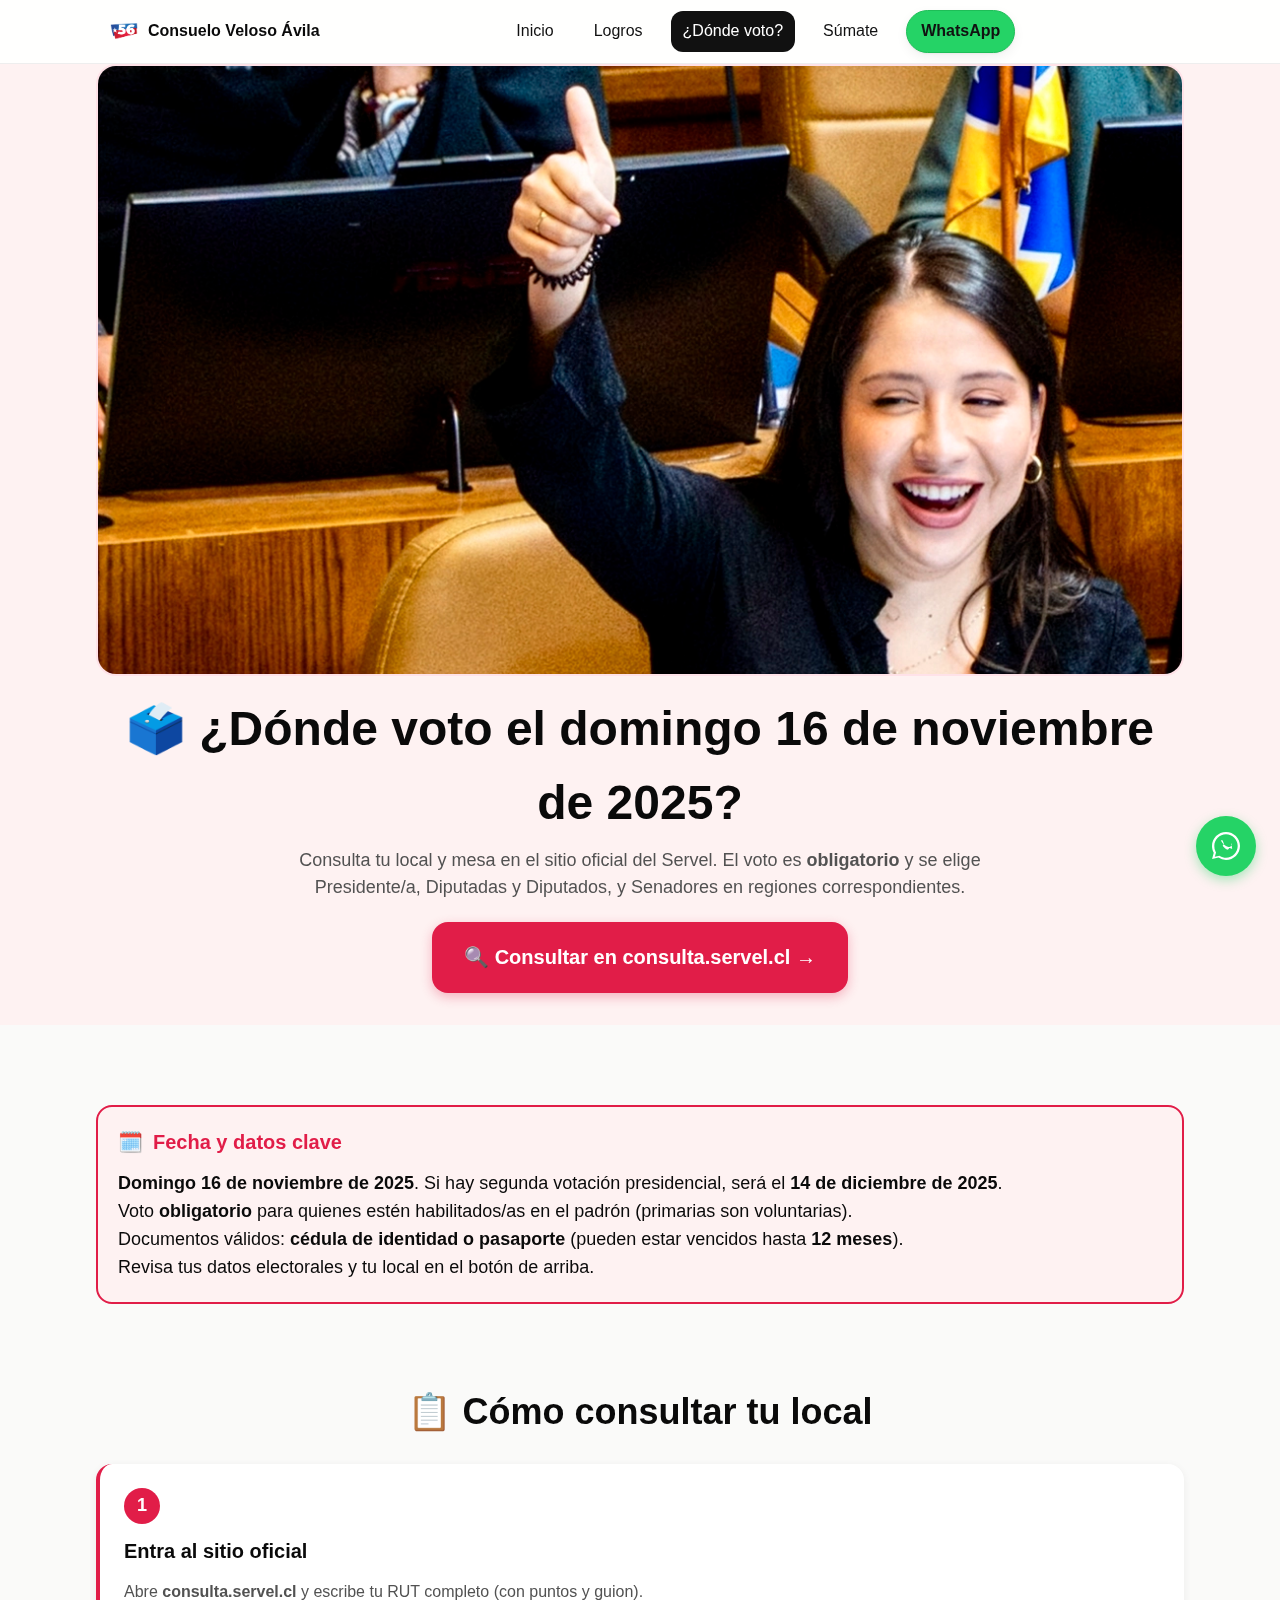
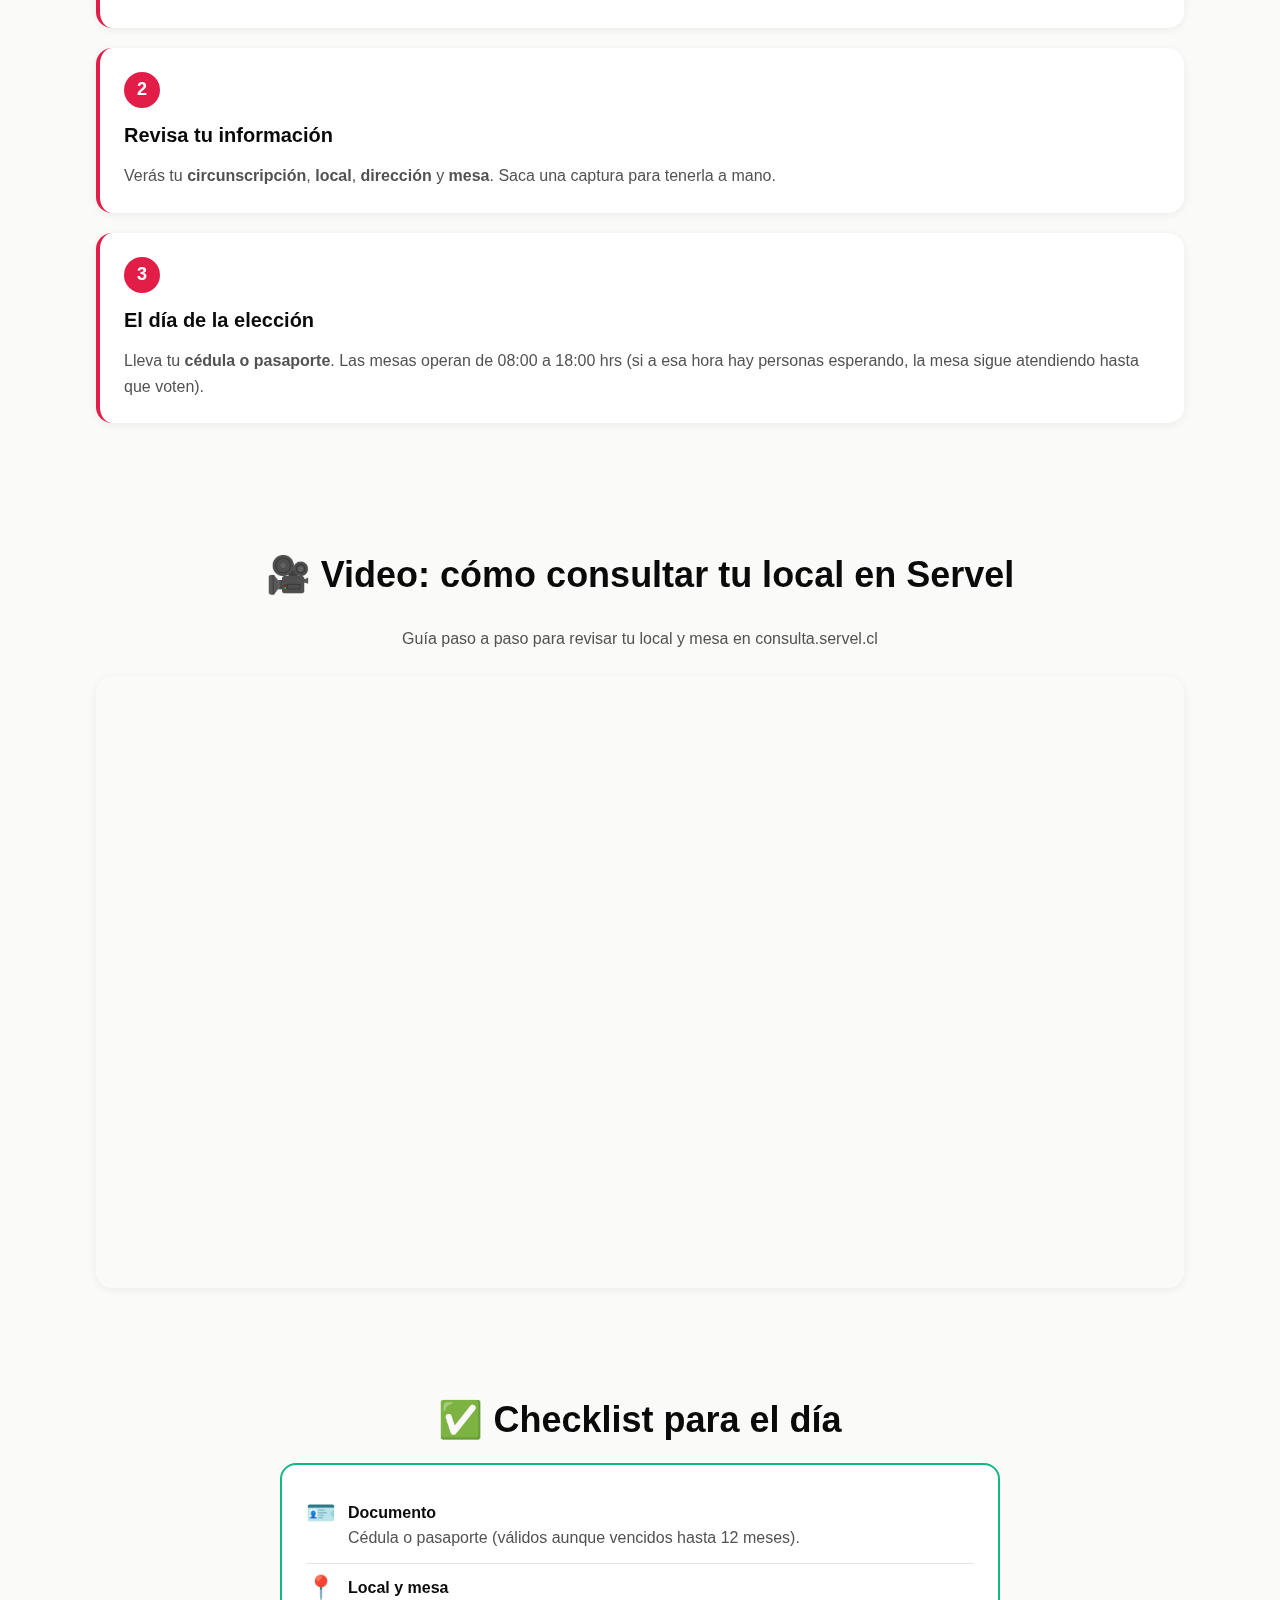
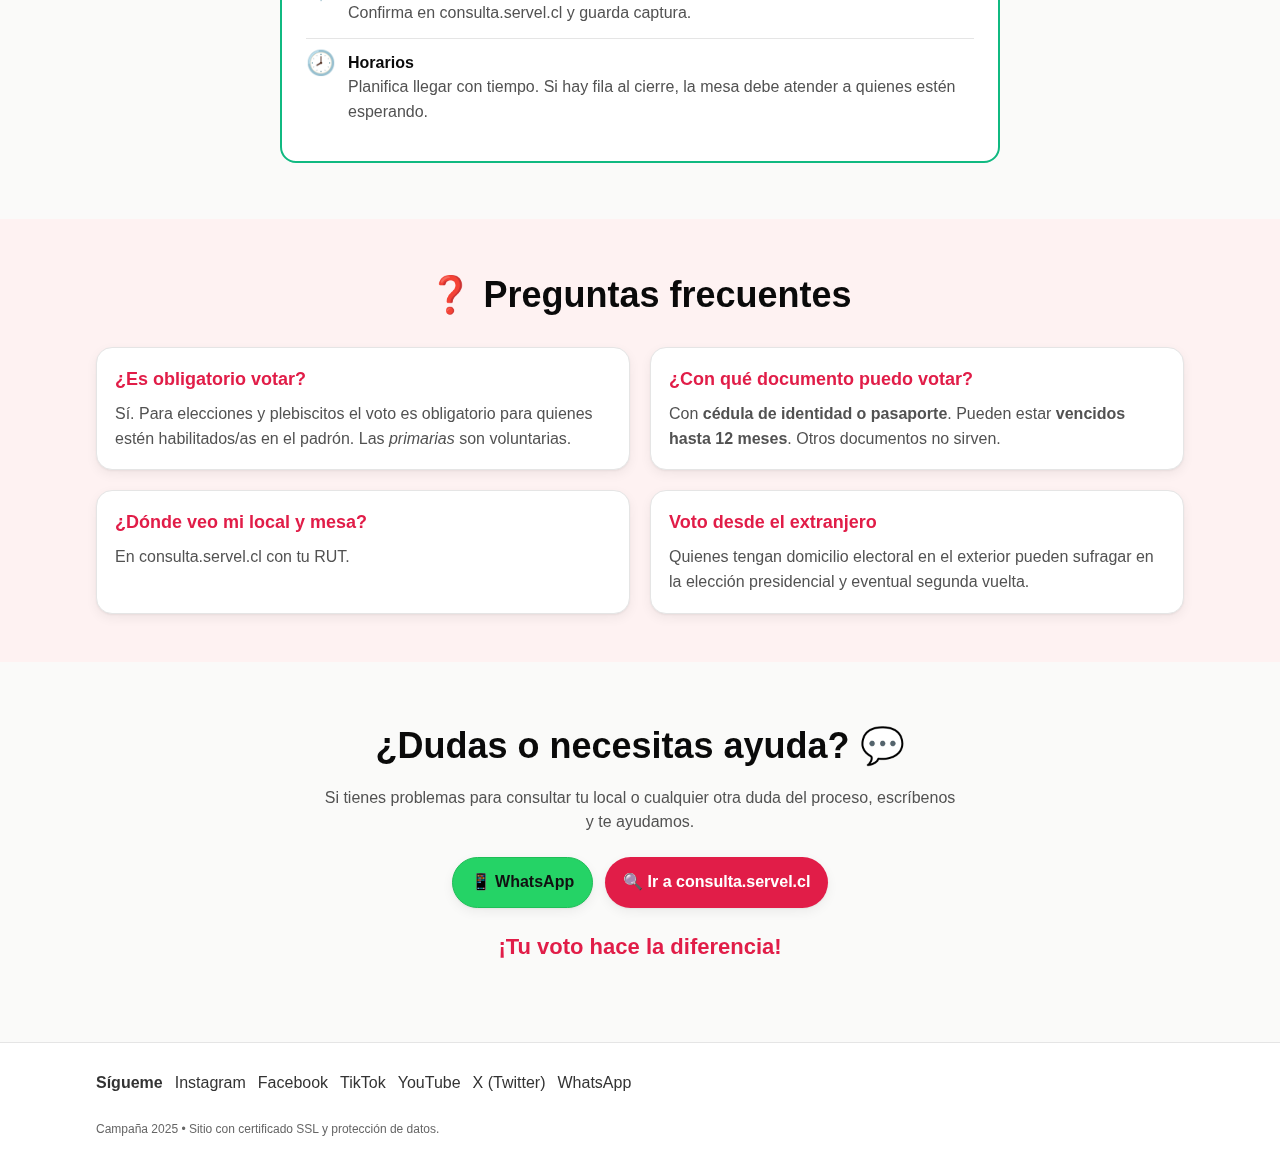
<file: donde-voto.html>
<!doctype html>
<html lang="es">
<head>
  <!-- Google tag (gtag.js) -->
  <script async src="https://www.googletagmanager.com/gtag/js?id=G-42YTPKHN4N"></script>
  <script>
    window.dataLayer = window.dataLayer || [];
    function gtag(){dataLayer.push(arguments);}
    gtag('js', new Date());
    gtag('config', 'G-42YTPKHN4N');
  </script>

  <!-- Meta Pixel -->
  <script>
  !function(f,b,e,v,n,t,s)
  {if(f.fbq)return;n=f.fbq=function(){n.callMethod?
  n.callMethod.apply(n,arguments):n.queue.push(arguments)};
  if(!f._fbq)f._fbq=n;n.push=n;n.loaded=!0;n.version='2.0';
  n.queue=[];t=b.createElement(e);t.async=!0;
  t.src=v;s=b.getElementsByTagName(e)[0];
  s.parentNode.insertBefore(t,s)}(window, document,'script',
  'https://connect.facebook.net/en_US/fbevents.js');
  fbq('init', '1327183675569062');
  fbq('track', 'PageView');
  </script>
  <noscript><img height="1" width="1" style="display:none"
       src="https://www.facebook.com/tr?id=1327183675569062&ev=PageView&noscript=1"/></noscript>

  <meta charset="utf-8">
  <meta name="viewport" content="width=device-width,initial-scale=1">
  <title>¿Dónde voto? Revisa tu local de votación — Consuelo Veloso</title>
  <meta name="description" content="Consulta tu local y mesa en el Servel para las Elecciones Presidenciales y Parlamentarias del 16 de noviembre de 2025. Guía, documentos válidos y preguntas frecuentes.">
  <link rel="canonical" href="https://veloso56.cl/donde-voto.html">
  <link rel="icon" href="logo-56.png">
  <link rel="stylesheet" href="styles.css">
  <link rel="preconnect" href="https://www.youtube-nocookie.com">
  <link rel="preconnect" href="https://i.ytimg.com">

  <style>
    .hero-donde{background:#fef2f2;padding:0 0 32px}
    .hero-img{
      display:block;
      width:100%;
      max-width:1100px;
      /* 👇 fuerza formato horizontal tipo banner */
      aspect-ratio:16/9;
      height:auto;            /* el alto lo calculará por el aspect-ratio */
      object-fit:cover;       /* recorta sobrante si la foto es vertical */
      object-position:center; /* ajusta el encuadre; prueba "50% 35%" si quieres más arriba */
      border-radius:20px;
      border:2px solid #ffe2e8;
      margin:0 auto;
    }
    .paso{background:#fff;padding:24px;border-radius:16px;border-left:4px solid #e11d48;margin-bottom:20px;box-shadow:0 2px 8px rgba(0,0,0,.06)}
    .paso-numero{display:inline-flex;align-items:center;justify-content:center;width:36px;height:36px;background:#e11d48;color:#fff;border-radius:50%;font-weight:800;font-size:18px;margin-bottom:12px}
    .paso h3{margin:0 0 12px;font-size:20px;color:#0a0a0a}
    .paso p{margin:0;color:#525252;line-height:1.6}
    .importante{background:#fef2f2;border:2px solid #e11d48;padding:20px;border-radius:16px;margin:24px 0}
    .importante-title{display:flex;align-items:center;gap:10px;font-size:20px;font-weight:800;color:#e11d48;margin-bottom:12px}
    .btn-grande{display:inline-flex;align-items:center;justify-content:center;gap:8px;background:#e11d48;color:#fff;padding:20px 32px;border-radius:16px;font-size:20px;font-weight:800;text-decoration:none;box-shadow:0 4px 12px rgba(225,29,72,.3);transition:all .2s}
    .btn-grande:hover{transform:translateY(-2px);box-shadow:0 6px 20px rgba(225,29,72,.4)}
    .checklist{background:#fff;padding:24px;border-radius:16px;border:2px solid #10b981}
    .checklist-item{display:flex;align-items:flex-start;gap:12px;padding:12px 0;border-bottom:1px solid #e5e5e5}
    .checklist-item:last-child{border-bottom:none}
    .checklist-icon{font-size:24px;line-height:1;flex-shrink:0}
    .video-embed{
    position:relative;
    padding-bottom:56.25%; /* 16:9 */
    height:0;
    overflow:hidden;
    border-radius:16px;
    box-shadow:0 2px 8px rgba(0,0,0,.06);
  }
  .video-embed iframe{
    position:absolute;
    top:0;left:0;width:100%;height:100%;border:0;
  }
  </style>
</head>
<body>

<header class="header">
  <div class="container header-inner">
    <div class="brand">
      <img src="logo-56.png" alt="+56" class="brand-logo">
      <span class="brand-name">Consuelo Veloso Ávila</span>
    </div>
    <nav id="site-nav" class="nav" aria-hidden="true">
      <a href="index.html#inicio">Inicio</a>
      <a href="logros.html">Logros</a>
      <a href="donde-voto.html" class="active" aria-current="page">¿Dónde voto?</a>
      <a href="index.html#sumate">Súmate</a>
      <a class="btn whatsapp" href="https://chat.whatsapp.com/LDShAeDdPcbHXeD8Y8cQFF" target="_blank" rel="noopener noreferrer">WhatsApp</a>
    </nav>


    <button class="menu btn ghost" aria-label="Abrir menú">Menú</button>
  </div>
</header>

<main>
  <!-- Hero con foto -->
<section class="section hero-donde">
  <div class="container" style="text-align:center">
    <img
      class="hero-img"
      src="votocongreso-1100.webp"
      srcset="
        votocongreso-480.webp 480w,
        votocongreso-768.webp 768w,
        votocongreso-1100.webp 1100w,
        votocongreso-2200.webp 2200w"
      sizes="(max-width:640px) 95vw, (max-width:1024px) 92vw, 1100px"
      alt="Consuelo Veloso promoviendo la participación en las elecciones"
      width="1100" height="619"
      loading="eager" decoding="async" fetchpriority="high">
    <h1 class="h2" style="font-size:clamp(28px,4vw,48px);margin:16px 0 6px">
      🗳️ ¿Dónde voto el domingo 16 de noviembre de 2025?
    </h1>
    <p style="font-size:18px;color:#525252;max-width:760px;margin:0 auto 20px">
      Consulta tu local y mesa en el sitio oficial del Servel. El voto es <strong>obligatorio</strong> y se elige Presidente/a, Diputadas y Diputados, y Senadores en regiones correspondientes.
    </p>
    <a href="https://consulta.servel.cl/" target="_blank" rel="noopener noreferrer" class="btn-grande">
      🔍 Consultar en consulta.servel.cl →
    </a>
  </div>
</section>

  <!-- Importante -->
  <section class="section">
    <div class="container">
      <div class="importante">
        <div class="importante-title"><span>🗓️</span><span>Fecha y datos clave</span></div>
        <p style="margin:0;font-size:18px;color:#0a0a0a">
          <strong>Domingo 16 de noviembre de 2025</strong>. Si hay segunda votación presidencial, será el <strong>14 de diciembre de 2025</strong>.<br>
          Voto <strong>obligatorio</strong> para quienes estén habilitados/as en el padrón (primarias son voluntarias).<br>
          Documentos válidos: <strong>cédula de identidad o pasaporte</strong> (pueden estar vencidos hasta <strong>12 meses</strong>).<br>
          Revisa tus datos electorales y tu local en el botón de arriba.
        </p>
      </div>
    </div>
  </section>

  <!-- Pasos -->
  <section class="section" style="padding-top:0">
    <div class="container">
      <h2 class="h2" style="margin-bottom:24px;text-align:center">📋 Cómo consultar tu local</h2>

      <div class="paso">
        <div class="paso-numero">1</div>
        <h3>Entra al sitio oficial</h3>
        <p>Abre <strong>consulta.servel.cl</strong> y escribe tu RUT completo (con puntos y guion).</p>
      </div>

      <div class="paso">
        <div class="paso-numero">2</div>
        <h3>Revisa tu información</h3>
        <p>Verás tu <strong>circunscripción</strong>, <strong>local</strong>, <strong>dirección</strong> y <strong>mesa</strong>. Saca una captura para tenerla a mano.</p>
      </div>

      <div class="paso">
        <div class="paso-numero">3</div>
        <h3>El día de la elección</h3>
        <p>Lleva tu <strong>cédula o pasaporte</strong>. Las mesas operan de 08:00 a 18:00 hrs (si a esa hora hay personas esperando, la mesa sigue atendiendo hasta que voten).</p>
      </div>
    </div>
  </section>

   <!-- Video tutorial -->
<section class="section" style="background:#fafaf9;padding:48px 0">
  <div class="container">
    <h2 class="h2" style="margin-bottom:24px;text-align:center">
      🎥 Video: cómo consultar tu local en Servel
    </h2>
    <p class="muted" style="text-align:center;margin-bottom:24px">
      Guía paso a paso para revisar tu local y mesa en consulta.servel.cl
    </p>

    <div class="video-embed">
      <iframe
        src="https://www.youtube-nocookie.com/embed/5p_sVUo9q8I?rel=0&modestbranding=1"
        title="Cómo consultar tu local de votación en el Servel"
        loading="lazy"
        referrerpolicy="strict-origin-when-cross-origin"
        allow="accelerometer; autoplay; clipboard-write; encrypted-media; gyroscope; picture-in-picture; web-share"
        allowfullscreen>
      </iframe>
    </div>
  </div>
</section>

  
  <!-- Checklist -->
  <section class="section">
    <div class="container">
      <h2 class="h2" style="margin-bottom:16px;text-align:center">✅ Checklist para el día</h2>
      <div class="checklist" style="max-width:720px;margin:0 auto">
        <div class="checklist-item">
          <div class="checklist-icon">🪪</div>
          <div><strong>Documento</strong><br><span class="muted">Cédula o pasaporte (válidos aunque vencidos hasta 12 meses).</span></div>
        </div>
        <div class="checklist-item">
          <div class="checklist-icon">📍</div>
          <div><strong>Local y mesa</strong><br><span class="muted">Confirma en consulta.servel.cl y guarda captura.</span></div>
        </div>
        <div class="checklist-item">
          <div class="checklist-icon">🕗</div>
          <div><strong>Horarios</strong><br><span class="muted">Planifica llegar con tiempo. Si hay fila al cierre, la mesa debe atender a quienes estén esperando.</span></div>
        </div>
      </div>
    </div>
  </section>

  <!-- Preguntas frecuentes -->
  <section class="section" style="background:#fef2f2;padding:48px 0">
    <div class="container">
      <h2 class="h2" style="margin-bottom:24px;text-align:center">❓ Preguntas frecuentes</h2>

      <div class="grid grid-2" style="gap:20px">
        <div class="card">
          <h3 style="margin:0 0 8px;font-size:18px;color:#e11d48">¿Es obligatorio votar?</h3>
          <p class="muted" style="margin:0">Sí. Para elecciones y plebiscitos el voto es obligatorio para quienes estén habilitados/as en el padrón. Las <em>primarias</em> son voluntarias.</p>
        </div>

        <div class="card">
          <h3 style="margin:0 0 8px;font-size:18px;color:#e11d48">¿Con qué documento puedo votar?</h3>
          <p class="muted" style="margin:0">Con <strong>cédula de identidad o pasaporte</strong>. Pueden estar <strong>vencidos hasta 12 meses</strong>. Otros documentos no sirven.</p>
        </div>

        <div class="card">
          <h3 style="margin:0 0 8px;font-size:18px;color:#e11d48">¿Dónde veo mi local y mesa?</h3>
          <p class="muted" style="margin:0">En <a href="https://consulta.servel.cl/" target="_blank" rel="noopener">consulta.servel.cl</a> con tu RUT.</p>
        </div>

        <div class="card">
          <h3 style="margin:0 0 8px;font-size:18px;color:#e11d48">Voto desde el extranjero</h3>
          <p class="muted" style="margin:0">Quienes tengan domicilio electoral en el exterior pueden sufragar en la elección presidencial y eventual segunda vuelta.</p>
        </div>
      </div>
    </div>
  </section>

  <!-- CTA Final -->
  <section class="section">
    <div class="container" style="text-align:center">
      <h2 class="h2" style="margin-bottom:12px">¿Dudas o necesitas ayuda? 💬</h2>
      <p class="muted" style="max-width:640px;margin:0 auto 22px">
        Si tienes problemas para consultar tu local o cualquier otra duda del proceso, escríbenos y te ayudamos.
      </p>
      <div style="display:flex;gap:12px;justify-content:center;flex-wrap:wrap">
        <a class="btn whatsapp" href="https://chat.whatsapp.com/LDShAeDdPcbHXeD8Y8cQFF" target="_blank" rel="noreferrer">📱 WhatsApp</a>
        <a class="btn primary" href="https://consulta.servel.cl/" target="_blank" rel="noopener">🔍 Ir a consulta.servel.cl</a>
      </div>
      <p style="margin-top:22px;font-size:22px;font-weight:800;color:#e11d48">¡Tu voto hace la diferencia!</p>
    </div>
  </section>
</main>

<footer class="footer" role="contentinfo">
  <div class="container" style="display:grid;gap:16px">
    <div style="display:flex;flex-wrap:wrap;gap:12px;align-items:center">
      <strong>Sígueme</strong>
      <a href="https://www.instagram.com/consuelovelosodiputada/" target="_blank" rel="noreferrer">Instagram</a>
      <a href="https://web.facebook.com/ConsueloVelosoAvila" target="_blank" rel="noreferrer">Facebook</a>
      <a href="https://www.tiktok.com/@consuelovelosoavila" target="_blank" rel="noreferrer">TikTok</a>
      <a href="https://www.youtube.com/@diputadaconsueloveloso" target="_blank" rel="noreferrer">YouTube</a>
      <a href="https://x.com/velosodiputada" target="_blank" rel="noreferrer">X (Twitter)</a>
      <a href="https://chat.whatsapp.com/LDShAeDdPcbHXeD8Y8cQFF" target="_blank" rel="noreferrer">WhatsApp</a>
    </div>
    <div class="legal">Campaña 2025 • Sitio con certificado SSL y protección de datos.</div>
  </div>
</footer>

<script src="script.js"></script>

  <!-- Botón flotante WhatsApp -->
<a
  href="https://wa.me/56943524407?text=%C2%A1Hola%21%20Quiero%20ayudar%20en%20la%20campa%C3%B1a%20de%20Consuelo%20Veloso%20a%20la%20reelecci%C3%B3n%20%C2%BFC%C3%B3mo%20lo%20puedo%20hacer%3F%20%F0%9F%A4%97%0A%0A%23Voto56%20%F0%9F%92%99%E2%9D%A4%EF%B8%8F"
  class="whatsapp-float"
  target="_blank"
  rel="noopener noreferrer"
  aria-label="Contactar por WhatsApp">
  <svg width="28" height="28" viewBox="0 0 32 32" fill="white" aria-hidden="true">
    <path d="M16 0C7.164 0 0 7.164 0 16c0 2.828.736 5.484 2.012 7.78L.096 30.908l7.32-1.908A15.923 15.923 0 0016 32c8.836 0 16-7.164 16-16S24.836 0 16 0zm0 29.36c-2.544 0-4.98-.708-7.056-2.004l-.504-.3-5.232 1.368 1.4-5.088-.332-.528A13.3 13.3 0 012.64 16C2.64 8.612 8.612 2.64 16 2.64S29.36 8.612 29.36 16 23.388 29.36 16 29.36z"/>
    <path d="M23.08 19.564c-.38-.192-2.256-1.116-2.608-1.244-.352-.128-.608-.192-.864.192-.256.384-.992 1.244-1.216 1.5-.224.256-.448.288-.828.096-.38-.192-1.604-.592-3.056-1.888-1.128-1.008-1.888-2.252-2.108-2.632-.224-.38-.024-.584.168-.772.172-.172.38-.448.572-.672.192-.224.256-.384.384-.64.128-.256.064-.48-.032-.672-.096-.192-.864-2.08-1.184-2.848-.312-.748-.628-.648-.864-.66-.224-.012-.48-.012-.736-.012s-.672.096-.024 1.244c1.476 2.596 3.004 4.14 5.292 5.352 2.288 1.212 3.18 1.34 4.072 1.184.892-.156 2.256-.924 2.576-1.816.32-.892.32-1.656.224-1.816-.096-.16-.352-.256-.732-.448z"/>
  </svg>
</a>

<style>
.whatsapp-float{
  position:fixed;
  right:24px;
  bottom:calc(env(safe-area-inset-bottom,0px) + 24px);
  width:60px;height:60px;border-radius:50%;
  background:#25d366; color:#fff;
  display:flex;align-items:center;justify-content:center;
  box-shadow:0 4px 12px rgba(37,211,102,.4);
  z-index:9998; transition:transform .2s, box-shadow .2s;
  animation:pulse 2s infinite;
}
.whatsapp-float:hover{ transform:scale(1.1); box-shadow:0 6px 20px rgba(37,211,102,.6); }
@keyframes pulse{ 0%,100%{transform:scale(1)} 50%{transform:scale(1.05)} }
@media (max-width:768px){ .whatsapp-float{ bottom:calc(env(safe-area-inset-bottom,0px) + 80px); } }
/* Respeta “reducir movimiento” si el usuario lo pide */
@media (prefers-reduced-motion: reduce){ .whatsapp-float{ animation:none } }
</style>

<script>
  // Medición del clic (opcional pero útil)
  (function(){
    var wbtn = document.querySelector('.whatsapp-float');
    if(!wbtn) return;
    wbtn.addEventListener('click', function(){
      if (window.gtag) gtag('event', 'whatsapp_click', {location: 'float_button'});
      if (window.fbq)  fbq('trackCustom', 'WhatsAppClick', {location: 'float_button'});
    });
  })();
</script>

  
</body>
</html>
</file>
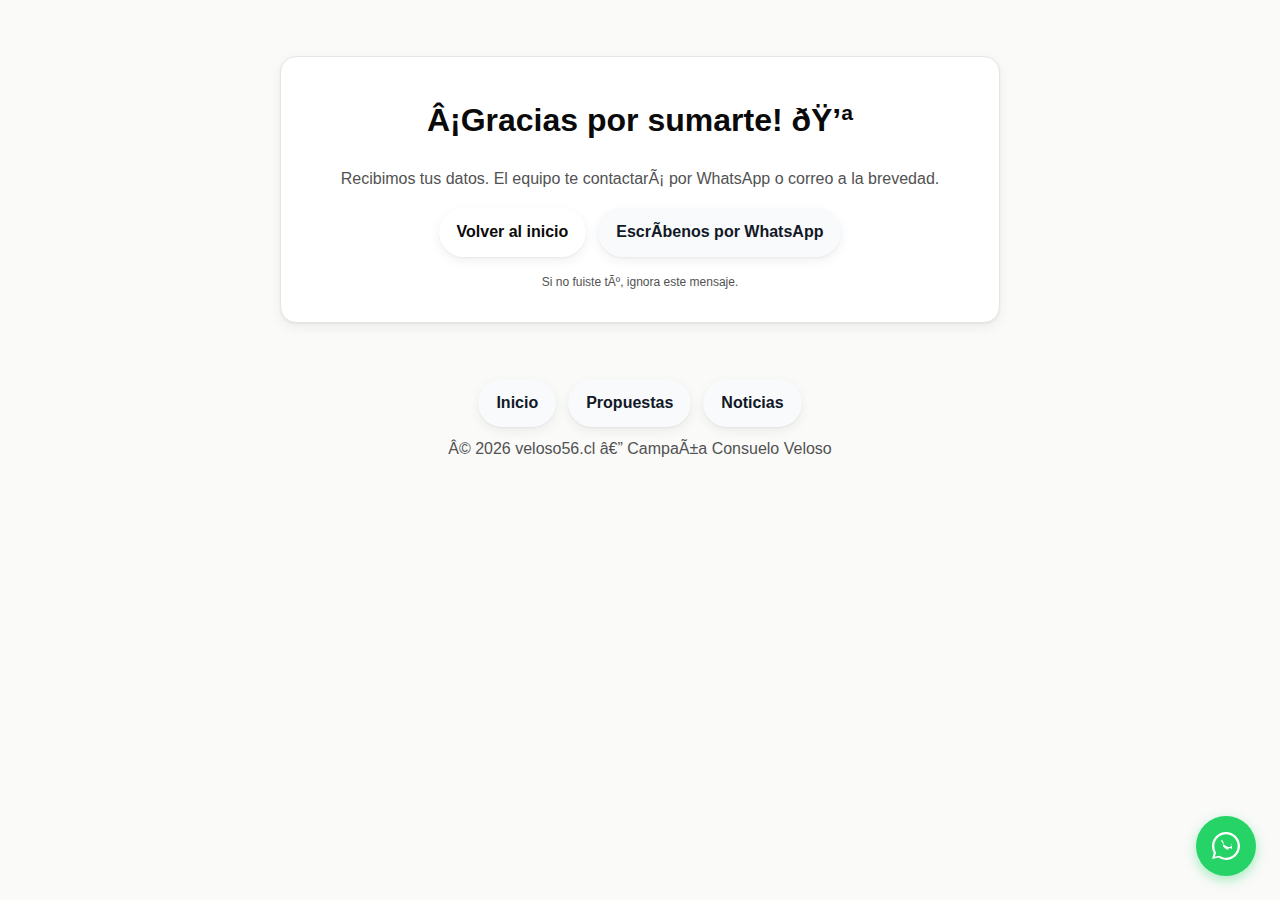
<file: gracias.html>
<!doctype html>
<html lang="es">
<head>
  <!-- Google tag (gtag.js) -->
  <script async src="https://www.googletagmanager.com/gtag/js?id=G-42YTPKHN4N"></script>
  <script>
    window.dataLayer = window.dataLayer || [];
    function gtag(){dataLayer.push(arguments);}
    gtag('js', new Date());
    gtag('config', 'G-42YTPKHN4N');
  </script>

  <!-- Meta Pixel Code -->
  <script>
    !function(f,b,e,v,n,t,s)
    {if(f.fbq)return;n=f.fbq=function(){n.callMethod?
    n.callMethod.apply(n,arguments):n.queue.push(arguments)};
    if(!f._fbq)f._fbq=n;n.push=n;n.loaded=!0;n.version='2.0';
    n.queue=[];t=b.createElement(e);t.async=!0;
    t.src=v;s=b.getElementsByTagName(e)[0];
    s.parentNode.insertBefore(t,s)}(window, document,'script',
    'https://connect.facebook.net/en_US/fbevents.js');
    fbq('init', '1327183675569062'); // ← tu Pixel ID
    fbq('track', 'PageView');
    fbq('track', 'Lead'); // ← Evento para conversión de voluntarios
  </script>
  <noscript>
    <img height="1" width="1" style="display:none"
         src="https://www.facebook.com/tr?id=1327183675569062&ev=PageView&noscript=1"/>
  </noscript>
  <!-- End Meta Pixel Code -->

  <meta charset="utf-8">
  <meta name="viewport" content="width=device-width,initial-scale=1">
  <title>¡Gracias por sumarte! — veloso56.cl</title>
  <meta name="description" content="Gracias por sumarte a la campaña. Te contactaremos pronto.">
  <link rel="canonical" href="https://veloso56.cl/gracias.html">
  <link rel="stylesheet" href="styles.css">
  <link rel="icon" href="data:image/svg+xml,<svg xmlns=%22http://www.w3.org/2000/svg%22 viewBox=%220 0 100 100%22><rect width=%22100%22 height=%22100%22 rx=%2218%22 fill=%22%23e11d48%22/></svg>">
  <style>
    /* Overrides SOLO para esta página de gracias */
    .btn.secondary { color:#111827; background:#F9FAFB; border-color:#E5E7EB; }
    .btn.secondary:hover { background:#F3F4F6; }
    .center { text-align:center }
    .stack { display:flex; gap:12px; justify-content:center; flex-wrap:wrap }
    .card-hero { max-width:720px; margin:0 auto; }
  </style>
</head>
<body>
  <main class="section">
    <div class="container">
      <div class="card card-hero center">
        <h1>¡Gracias por sumarte! 💪</h1>
        <p class="muted">Recibimos tus datos. El equipo te contactará por WhatsApp o correo a la brevedad.</p>

        <div class="stack" style="margin-top:14px">
          <a class="btn" href="/">Volver al inicio</a>
          <a class="btn secondary" href="https://wa.me/56943524407?text=Hola%2C%20me%20sum%C3%A9%20al%20formulario%20de%20veloso56.cl%20y%20quiero%20apoyar%20la%20campaña" target="_blank" rel="noreferrer">
            Escríbenos por WhatsApp
          </a>
        </div>

        <p class="muted" style="margin-top:16px;font-size:12px">Si no fuiste tú, ignora este mensaje.</p>
      </div>
    </div>
  </main>

  <footer class="section" style="padding-top:0">
    <div class="container center">
      <div class="stack" style="margin-bottom:10px">
        <a class="btn secondary" href="/">Inicio</a>
        <a class="btn secondary" href="propuestas.html">Propuestas</a>
        <a class="btn secondary" href="noticias.html">Noticias</a>
      </div>
      <div class="muted">© <span id="y"></span> veloso56.cl — Campaña Consuelo Veloso</div>
    </div>
  </footer>

  <script>document.getElementById('y').textContent=new Date().getFullYear();</script>

<!-- Botón flotante WhatsApp -->
<a
  href="https://wa.me/56943524407?text=%C2%A1Hola%21%20Quiero%20ayudar%20en%20la%20campa%C3%B1a%20de%20Consuelo%20Veloso%20a%20la%20reelecci%C3%B3n%20%C2%BFC%C3%B3mo%20lo%20puedo%20hacer%3F%20%F0%9F%A4%97%0A%0A%23Voto56%20%F0%9F%92%99%E2%9D%A4%EF%B8%8F"
  class="whatsapp-float"
  target="_blank"
  rel="noopener noreferrer"
  aria-label="Contactar por WhatsApp">
  <svg width="28" height="28" viewBox="0 0 32 32" fill="white" aria-hidden="true">
    <path d="M16 0C7.164 0 0 7.164 0 16c0 2.828.736 5.484 2.012 7.78L.096 30.908l7.32-1.908A15.923 15.923 0 0016 32c8.836 0 16-7.164 16-16S24.836 0 16 0zm0 29.36c-2.544 0-4.98-.708-7.056-2.004l-.504-.3-5.232 1.368 1.4-5.088-.332-.528A13.3 13.3 0 012.64 16C2.64 8.612 8.612 2.64 16 2.64S29.36 8.612 29.36 16 23.388 29.36 16 29.36z"/>
    <path d="M23.08 19.564c-.38-.192-2.256-1.116-2.608-1.244-.352-.128-.608-.192-.864.192-.256.384-.992 1.244-1.216 1.5-.224.256-.448.288-.828.096-.38-.192-1.604-.592-3.056-1.888-1.128-1.008-1.888-2.252-2.108-2.632-.224-.38-.024-.584.168-.772.172-.172.38-.448.572-.672.192-.224.256-.384.384-.64.128-.256.064-.48-.032-.672-.096-.192-.864-2.08-1.184-2.848-.312-.748-.628-.648-.864-.66-.224-.012-.48-.012-.736-.012s-.672.096-.024 1.244c1.476 2.596 3.004 4.14 5.292 5.352 2.288 1.212 3.18 1.34 4.072 1.184.892-.156 2.256-.924 2.576-1.816.32-.892.32-1.656.224-1.816-.096-.16-.352-.256-.732-.448z"/>
  </svg>
</a>

<style>
.whatsapp-float{
  position:fixed;
  right:24px;
  bottom:calc(env(safe-area-inset-bottom,0px) + 24px);
  width:60px;height:60px;border-radius:50%;
  background:#25d366; color:#fff;
  display:flex;align-items:center;justify-content:center;
  box-shadow:0 4px 12px rgba(37,211,102,.4);
  z-index:9998; transition:transform .2s, box-shadow .2s;
  animation:pulse 2s infinite;
}
.whatsapp-float:hover{ transform:scale(1.1); box-shadow:0 6px 20px rgba(37,211,102,.6); }
@keyframes pulse{ 0%,100%{transform:scale(1)} 50%{transform:scale(1.05)} }
@media (max-width:768px){ .whatsapp-float{ bottom:calc(env(safe-area-inset-bottom,0px) + 80px); } }
/* Respeta “reducir movimiento” si el usuario lo pide */
@media (prefers-reduced-motion: reduce){ .whatsapp-float{ animation:none } }
</style>

<script>
  // Medición del clic (opcional pero útil)
  (function(){
    var wbtn = document.querySelector('.whatsapp-float');
    if(!wbtn) return;
    wbtn.addEventListener('click', function(){
      if (window.gtag) gtag('event', 'whatsapp_click', {location: 'float_button'});
      if (window.fbq)  fbq('trackCustom', 'WhatsAppClick', {location: 'float_button'});
    });
  })();
</script>

  
</body>
</html>
</file>
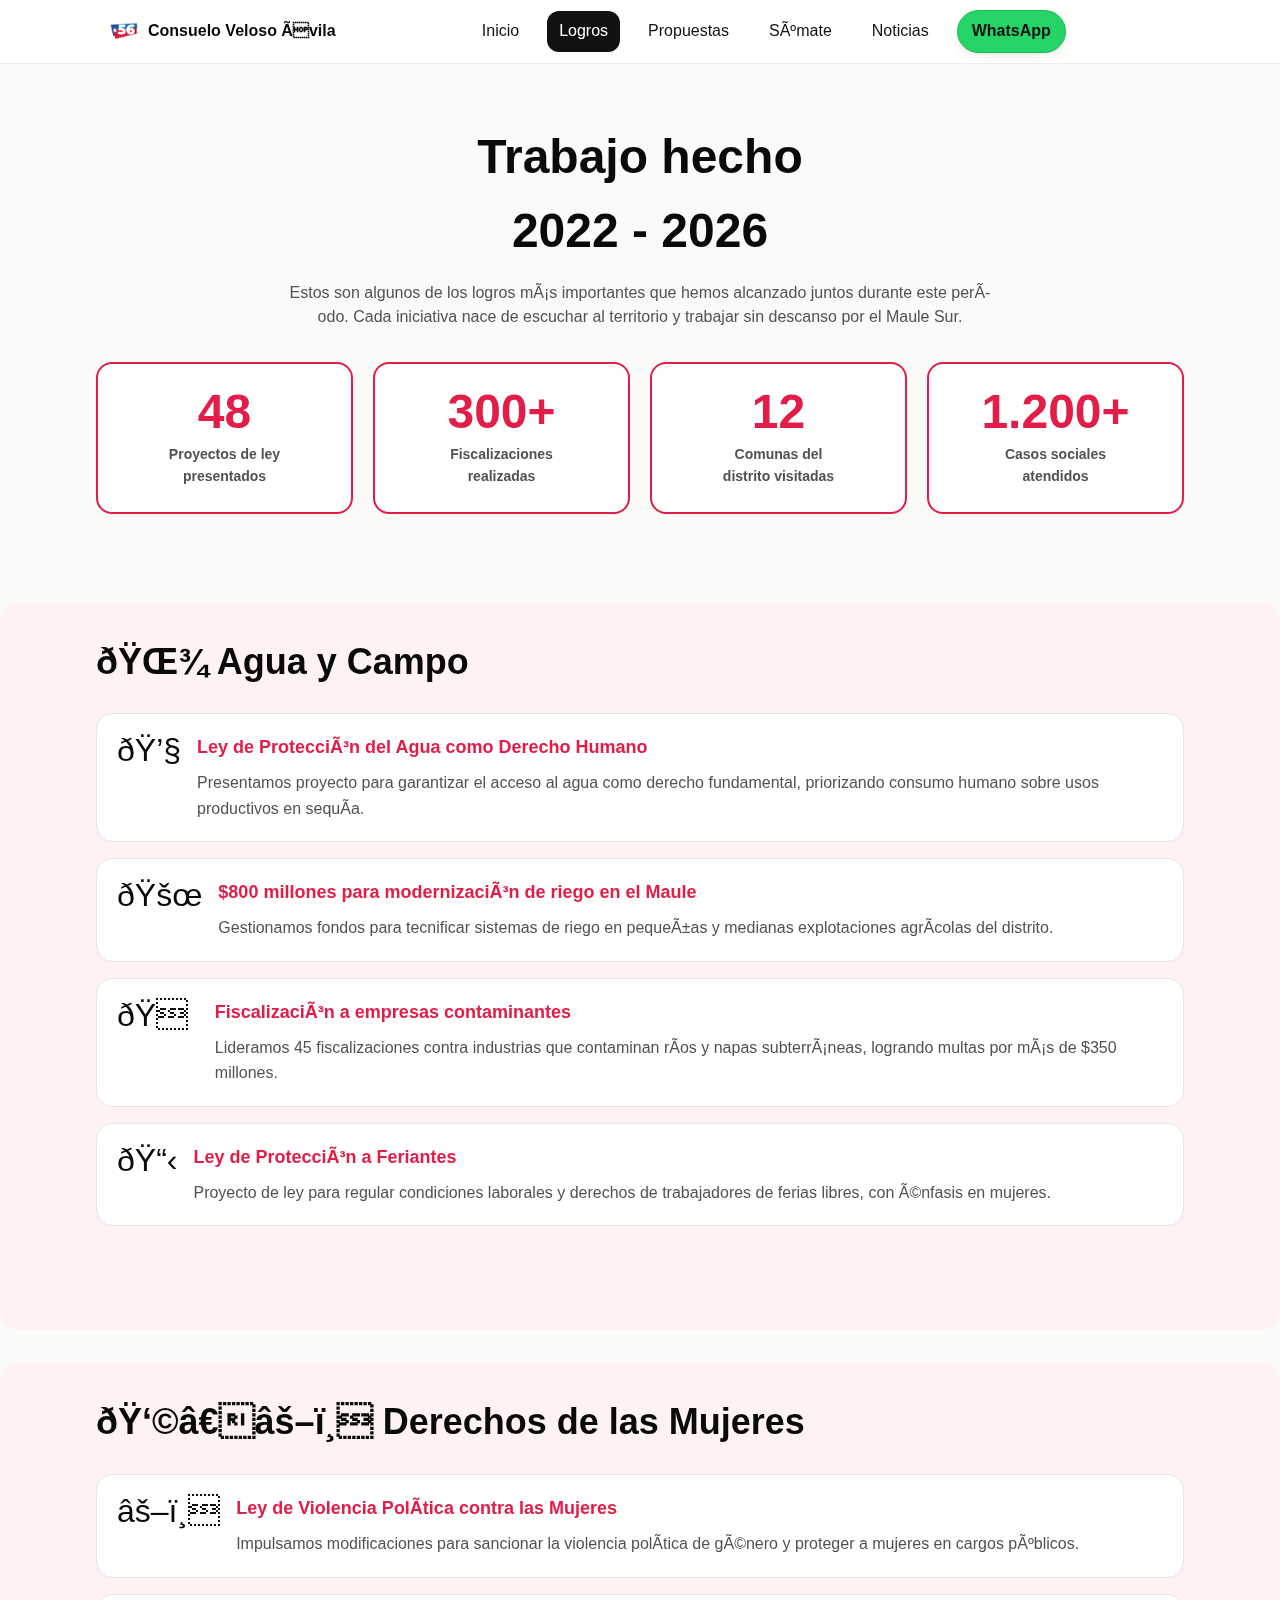
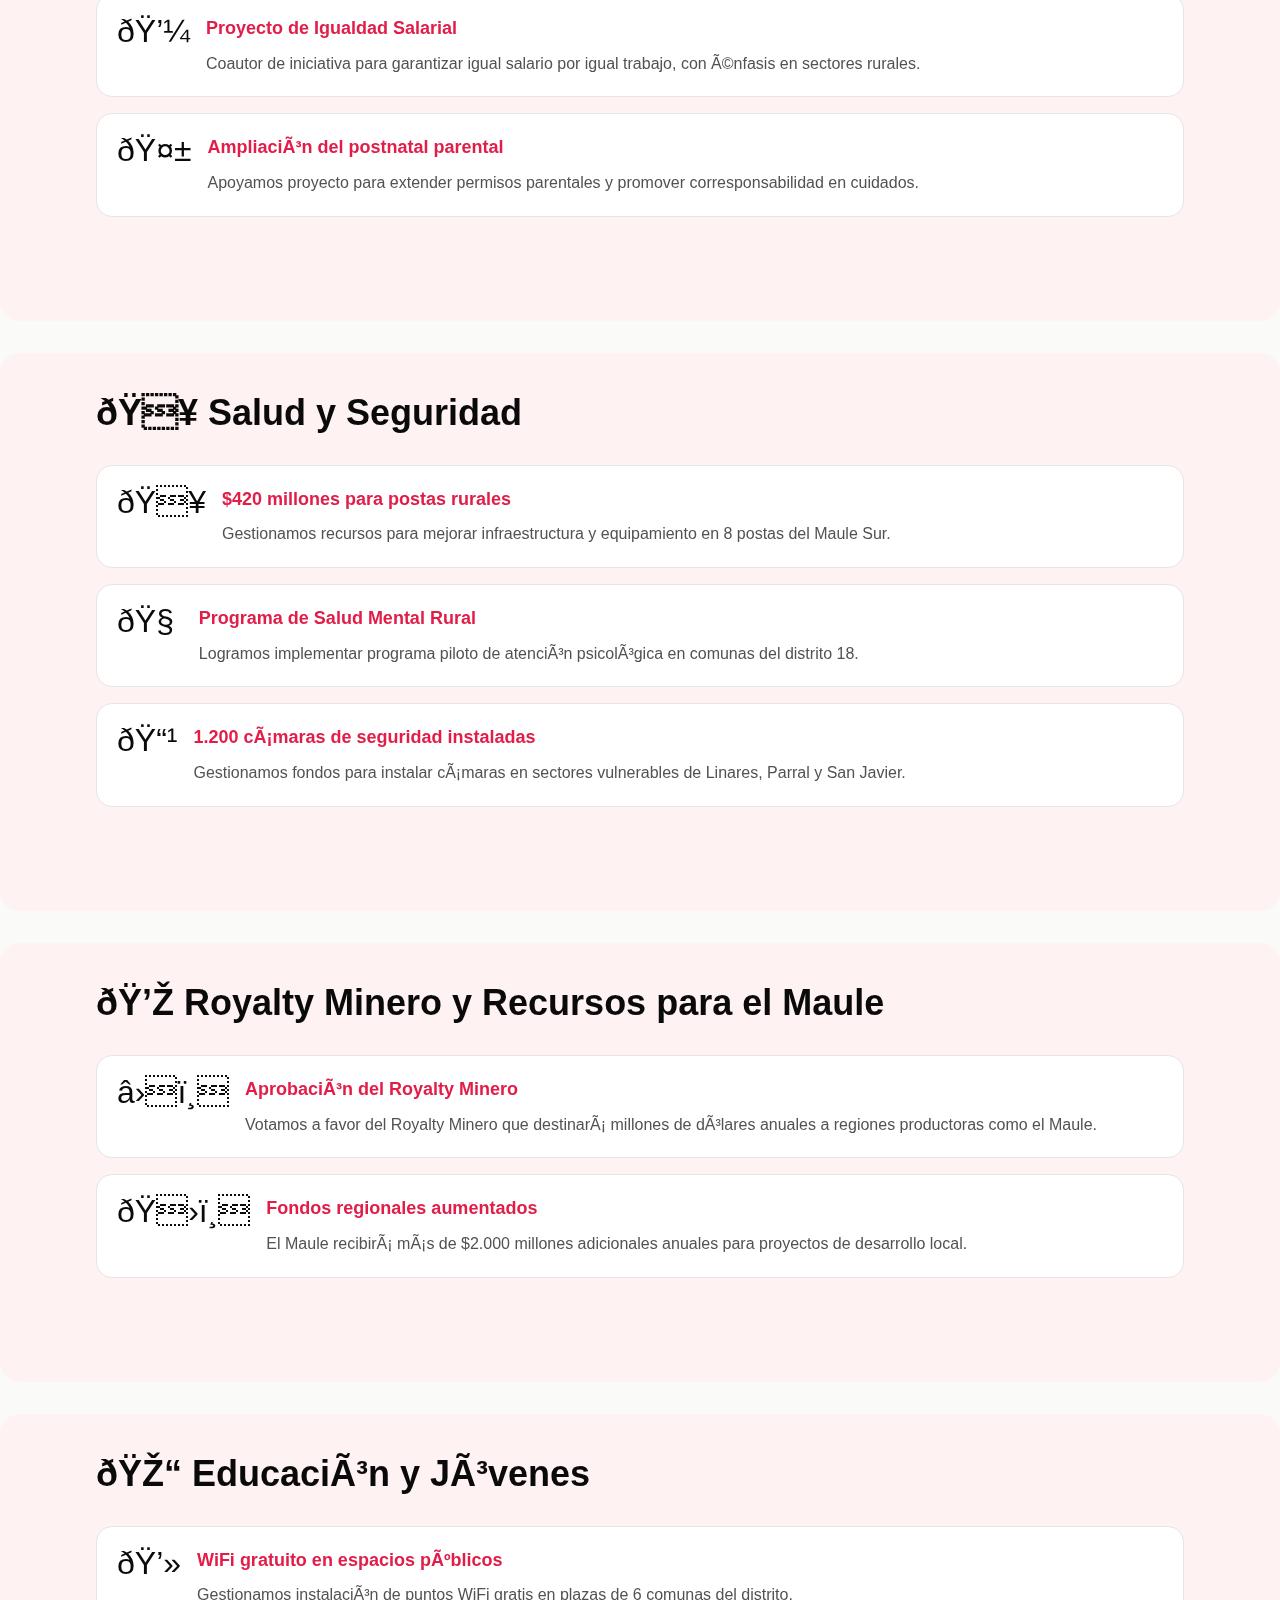
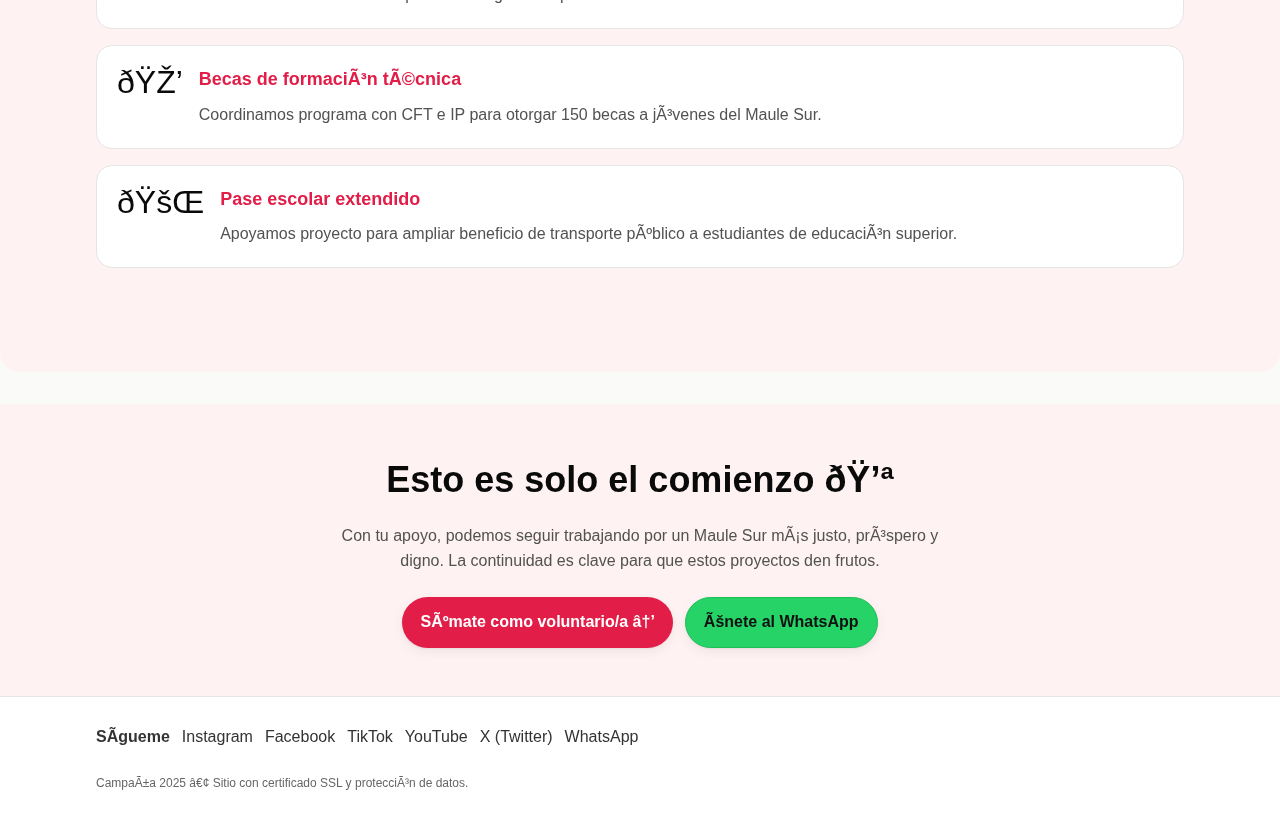
<file: logros.html>
<!doctype html>
<html lang="es">
<head>
  <!-- Google tag (gtag.js) -->
  <script async src="https://www.googletagmanager.com/gtag/js?id=G-42YTPKHN4N"></script>
  <script>
    window.dataLayer = window.dataLayer || [];
    function gtag(){dataLayer.push(arguments);}
    gtag('js', new Date());
    gtag('config', 'G-42YTPKHN4N');
  </script>
  
  <!-- Meta Pixel Code -->
  <script>
  !function(f,b,e,v,n,t,s)
  {if(f.fbq)return;n=f.fbq=function(){n.callMethod?
  n.callMethod.apply(n,arguments):n.queue.push(arguments)};
  if(!f._fbq)f._fbq=n;n.push=n;n.loaded=!0;n.version='2.0';
  n.queue=[];t=b.createElement(e);t.async=!0;
  t.src=v;s=b.getElementsByTagName(e)[0];
  s.parentNode.insertBefore(t,s)}(window, document,'script',
  'https://connect.facebook.net/en_US/fbevents.js');
  fbq('init', '1327183675569062');
  fbq('track', 'PageView');
  </script>
  <noscript>
    <img height="1" width="1" style="display:none"
         src="https://www.facebook.com/tr?id=1327183675569062&ev=PageView&noscript=1"/>
  </noscript>

  <meta charset="utf-8">
  <meta name="viewport" content="width=device-width,initial-scale=1">
  <title>Logros 2022-2026 — Consuelo Veloso Ávila</title>
  <meta name="description" content="Trabajo realizado por Consuelo Veloso como Diputada del Maule Sur durante el período 2022-2026.">
  <link rel="canonical" href="https://veloso56.cl/logros.html">
  <link rel="icon" href="logo-56.png">
  <link rel="stylesheet" href="styles.css">
  
  <style>
    .logro-item {
      display: flex;
      gap: 16px;
      align-items: flex-start;
      padding: 20px;
      background: white;
      border: 1px solid #e5e5e5;
      border-radius: 16px;
      margin-bottom: 16px;
      transition: transform 0.2s, box-shadow 0.2s;
    }
    
    .logro-item:hover {
      transform: translateY(-2px);
      box-shadow: 0 4px 12px rgba(0,0,0,0.1);
    }
    
    .logro-icon {
      font-size: 32px;
      line-height: 1;
      flex-shrink: 0;
    }
    
    .logro-content h3 {
      margin: 0 0 8px;
      font-size: 18px;
      color: #e11d48;
    }
    
    .logro-content p {
      margin: 0;
      color: #525252;
      line-height: 1.6;
    }
    
    .categoria {
      background: #fef2f2;
      padding: 32px 0;
      margin: 32px 0;
      border-radius: 20px;
    }
    
    .categoria:first-of-type {
      margin-top: 0;
    }
    
    .stats {
      display: grid;
      grid-template-columns: repeat(auto-fit, minmax(200px, 1fr));
      gap: 20px;
      margin: 32px 0;
    }
    
    .stat-card {
      text-align: center;
      padding: 24px;
      background: white;
      border-radius: 16px;
      border: 2px solid #e11d48;
    }
    
    .stat-number {
      font-size: 48px;
      font-weight: 800;
      color: #e11d48;
      line-height: 1;
      margin-bottom: 8px;
    }
    
    .stat-label {
      font-size: 14px;
      color: #525252;
      font-weight: 600;
    }
  </style>
</head>
<body>

<header class="header">
  <div class="container header-inner">
    <div class="brand">
      <img src="logo-56.png" alt="+56" class="brand-logo">
      <span class="brand-name">Consuelo Veloso Ávila</span>
    </div>
    <nav class="nav">
      <a href="index.html#inicio">Inicio</a>
      <a href="logros.html" class="active">Logros</a>
      <a href="propuestas.html">Propuestas</a>
      <a href="index.html#sumate">Súmate</a>
      <a href="noticias.html">Noticias</a>
      <a class="btn whatsapp" href="https://chat.whatsapp.com/LDShAeDdPcbHXeD8Y8cQFF" target="_blank" rel="noreferrer">WhatsApp</a>
    </nav>
    <button class="menu btn ghost" aria-label="Abrir menú">Menú</button>
  </div>
</header>

<main>
  <!-- Hero -->
  <section class="section">
    <div class="container">
      <h1 class="h2" style="font-size:clamp(28px,4vw,48px);text-align:center;margin-bottom:12px">
        Trabajo hecho<br>2022 - 2026
      </h1>
      <p class="muted" style="max-width:720px;margin:0 auto;text-align:center">
        Estos son algunos de los logros más importantes que hemos alcanzado juntos durante este período. 
        Cada iniciativa nace de escuchar al territorio y trabajar sin descanso por el Maule Sur.
      </p>
      
      <!-- Estadísticas -->
      <div class="stats">
        <div class="stat-card">
          <div class="stat-number">48</div>
          <div class="stat-label">Proyectos de ley<br>presentados</div>
        </div>
        <div class="stat-card">
          <div class="stat-number">300+</div>
          <div class="stat-label">Fiscalizaciones<br>realizadas</div>
        </div>
        <div class="stat-card">
          <div class="stat-number">12</div>
          <div class="stat-label">Comunas del<br>distrito visitadas</div>
        </div>
        <div class="stat-card">
          <div class="stat-number">1.200+</div>
          <div class="stat-label">Casos sociales<br>atendidos</div>
        </div>
      </div>
    </div>
  </section>

  <!-- Logros por categoría -->
  <div class="categoria">
    <section class="section" style="padding-top:0">
      <div class="container">
        <h2 class="h2" style="margin-bottom:24px">🌾 Agua y Campo</h2>
        
        <div class="logro-item">
          <div class="logro-icon">💧</div>
          <div class="logro-content">
            <h3>Ley de Protección del Agua como Derecho Humano</h3>
            <p>Presentamos proyecto para garantizar el acceso al agua como derecho fundamental, priorizando consumo humano sobre usos productivos en sequía.</p>
          </div>
        </div>
        
        <div class="logro-item">
          <div class="logro-icon">🚜</div>
          <div class="logro-content">
            <h3>$800 millones para modernización de riego en el Maule</h3>
            <p>Gestionamos fondos para tecnificar sistemas de riego en pequeñas y medianas explotaciones agrícolas del distrito.</p>
          </div>
        </div>
        
        <div class="logro-item">
          <div class="logro-icon">🏭</div>
          <div class="logro-content">
            <h3>Fiscalización a empresas contaminantes</h3>
            <p>Lideramos 45 fiscalizaciones contra industrias que contaminan ríos y napas subterráneas, logrando multas por más de $350 millones.</p>
          </div>
        </div>
        
        <div class="logro-item">
          <div class="logro-icon">📋</div>
          <div class="logro-content">
            <h3>Ley de Protección a Feriantes</h3>
            <p>Proyecto de ley para regular condiciones laborales y derechos de trabajadores de ferias libres, con énfasis en mujeres.</p>
          </div>
        </div>
      </div>
    </section>
  </div>

  <div class="categoria">
    <section class="section" style="padding-top:0">
      <div class="container">
        <h2 class="h2" style="margin-bottom:24px">👩‍⚖️ Derechos de las Mujeres</h2>
        
        <div class="logro-item">
          <div class="logro-icon">⚖️</div>
          <div class="logro-content">
            <h3>Ley de Violencia Política contra las Mujeres</h3>
            <p>Impulsamos modificaciones para sancionar la violencia política de género y proteger a mujeres en cargos públicos.</p>
          </div>
        </div>
        
        <div class="logro-item">
          <div class="logro-icon">💼</div>
          <div class="logro-content">
            <h3>Proyecto de Igualdad Salarial</h3>
            <p>Coautor de iniciativa para garantizar igual salario por igual trabajo, con énfasis en sectores rurales.</p>
          </div>
        </div>
        
        <div class="logro-item">
          <div class="logro-icon">🤱</div>
          <div class="logro-content">
            <h3>Ampliación del postnatal parental</h3>
            <p>Apoyamos proyecto para extender permisos parentales y promover corresponsabilidad en cuidados.</p>
          </div>
        </div>
      </div>
    </section>
  </div>

  <div class="categoria">
    <section class="section" style="padding-top:0">
      <div class="container">
        <h2 class="h2" style="margin-bottom:24px">🏥 Salud y Seguridad</h2>
        
        <div class="logro-item">
          <div class="logro-icon">🏥</div>
          <div class="logro-content">
            <h3>$420 millones para postas rurales</h3>
            <p>Gestionamos recursos para mejorar infraestructura y equipamiento en 8 postas del Maule Sur.</p>
          </div>
        </div>
        
        <div class="logro-item">
          <div class="logro-icon">🧠</div>
          <div class="logro-content">
            <h3>Programa de Salud Mental Rural</h3>
            <p>Logramos implementar programa piloto de atención psicológica en comunas del distrito 18.</p>
          </div>
        </div>
        
        <div class="logro-item">
          <div class="logro-icon">📹</div>
          <div class="logro-content">
            <h3>1.200 cámaras de seguridad instaladas</h3>
            <p>Gestionamos fondos para instalar cámaras en sectores vulnerables de Linares, Parral y San Javier.</p>
          </div>
        </div>
      </div>
    </section>
  </div>

  <div class="categoria">
    <section class="section" style="padding-top:0">
      <div class="container">
        <h2 class="h2" style="margin-bottom:24px">💎 Royalty Minero y Recursos para el Maule</h2>
        
        <div class="logro-item">
          <div class="logro-icon">⛏️</div>
          <div class="logro-content">
            <h3>Aprobación del Royalty Minero</h3>
            <p>Votamos a favor del Royalty Minero que destinará millones de dólares anuales a regiones productoras como el Maule.</p>
          </div>
        </div>
        
        <div class="logro-item">
          <div class="logro-icon">🏛️</div>
          <div class="logro-content">
            <h3>Fondos regionales aumentados</h3>
            <p>El Maule recibirá más de $2.000 millones adicionales anuales para proyectos de desarrollo local.</p>
          </div>
        </div>
      </div>
    </section>
  </div>

  <div class="categoria">
    <section class="section" style="padding-top:0">
      <div class="container">
        <h2 class="h2" style="margin-bottom:24px">🎓 Educación y Jóvenes</h2>
        
        <div class="logro-item">
          <div class="logro-icon">💻</div>
          <div class="logro-content">
            <h3>WiFi gratuito en espacios públicos</h3>
            <p>Gestionamos instalación de puntos WiFi gratis en plazas de 6 comunas del distrito.</p>
          </div>
        </div>
        
        <div class="logro-item">
          <div class="logro-icon">🎒</div>
          <div class="logro-content">
            <h3>Becas de formación técnica</h3>
            <p>Coordinamos programa con CFT e IP para otorgar 150 becas a jóvenes del Maule Sur.</p>
          </div>
        </div>
        
        <div class="logro-item">
          <div class="logro-icon">🚌</div>
          <div class="logro-content">
            <h3>Pase escolar extendido</h3>
            <p>Apoyamos proyecto para ampliar beneficio de transporte público a estudiantes de educación superior.</p>
          </div>
        </div>
      </div>
    </section>
  </div>

  <!-- CTA Final -->
  <section class="section" style="background:#fef2f2;padding:48px 0">
    <div class="container" style="text-align:center">
      <h2 class="h2" style="margin-bottom:16px">
        Esto es solo el comienzo 💪
      </h2>
      <p class="muted" style="max-width:600px;margin:0 auto 24px">
        Con tu apoyo, podemos seguir trabajando por un Maule Sur más justo, próspero y digno. 
        La continuidad es clave para que estos proyectos den frutos.
      </p>
      <div style="display:flex;gap:12px;justify-content:center;flex-wrap:wrap">
        <a class="btn primary" href="index.html#sumate">Súmate como voluntario/a →</a>
        <a class="btn whatsapp" href="https://chat.whatsapp.com/LDShAeDdPcbHXeD8Y8cQFF" target="_blank" rel="noreferrer">
          Únete al WhatsApp
        </a>
      </div>
    </div>
  </section>
</main>

<footer class="footer" role="contentinfo">
  <div class="container" style="display:grid;gap:16px">
    <div style="display:flex;flex-wrap:wrap;gap:12px;align-items:center">
      <strong>Sígueme</strong>
      <a href="https://www.instagram.com/consuelovelosodiputada/" target="_blank" rel="noreferrer">Instagram</a>
      <a href="https://web.facebook.com/ConsueloVelosoAvila" target="_blank" rel="noreferrer">Facebook</a>
      <a href="https://www.tiktok.com/@consuelovelosoavila" target="_blank" rel="noreferrer">TikTok</a>
      <a href="https://www.youtube.com/@diputadaconsueloveloso" target="_blank" rel="noreferrer">YouTube</a>
      <a href="https://x.com/velosodiputada" target="_blank" rel="noreferrer">X (Twitter)</a>
      <a href="https://chat.whatsapp.com/LDShAeDdPcbHXeD8Y8cQFF" target="_blank" rel="noreferrer">WhatsApp</a>
    </div>
    <div class="legal">
      Campaña 2025 • Sitio con certificado SSL y protección de datos.
    </div>
  </div>
</footer>

<script src="script.js"></script>
</body>
</html>
</file>
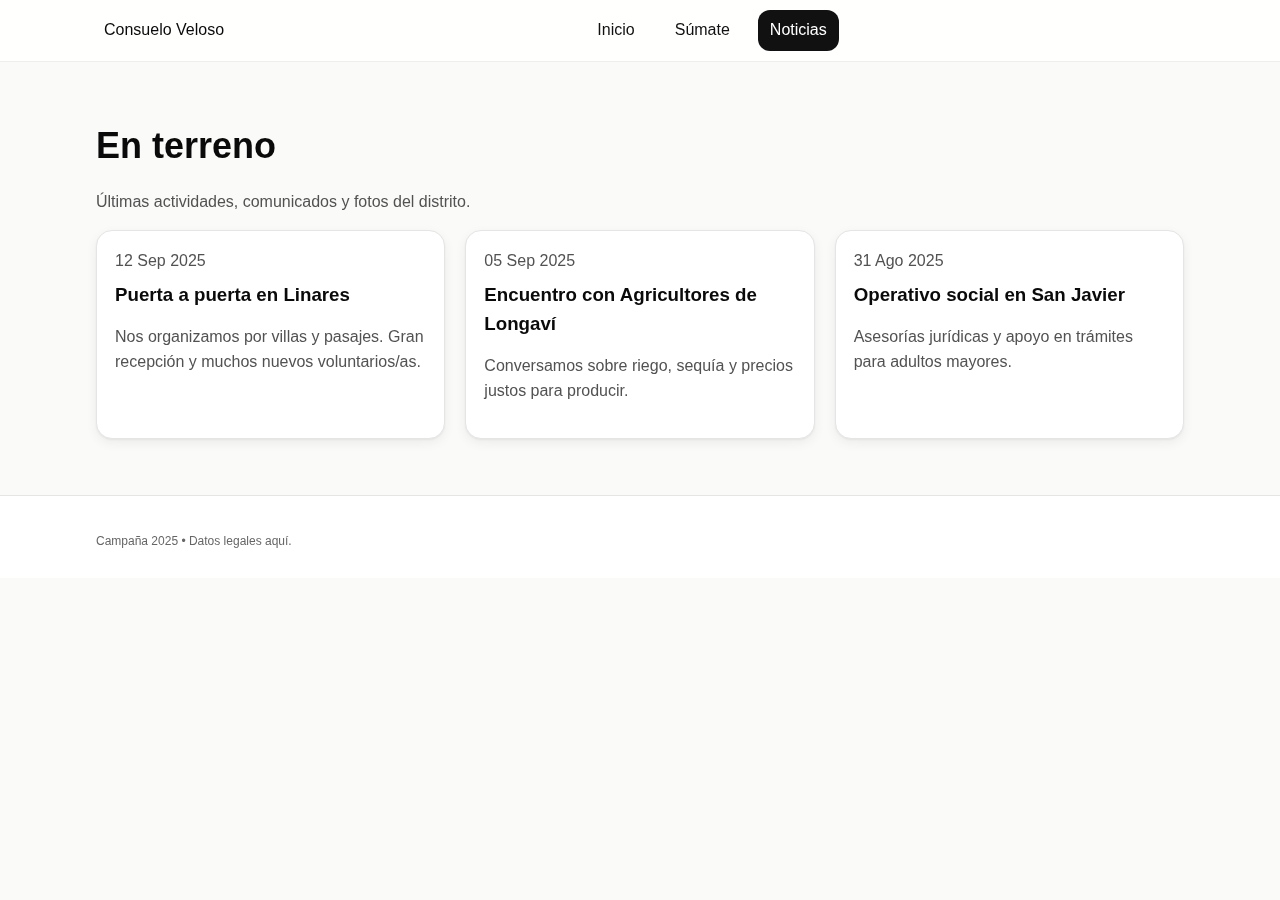
<file: noticias.html>
<!doctype html>
<html lang="es">
<head>
  <!-- Google tag (gtag.js) -->
<script async src="https://www.googletagmanager.com/gtag/js?id=G-42YTPKHN4N"></script>
<script>
  window.dataLayer = window.dataLayer || [];
  function gtag(){dataLayer.push(arguments);}
  gtag('js', new Date());

  gtag('config', 'G-42YTPKHN4N');
</script>
  <meta charset="utf-8">
  <meta name="viewport" content="width=device-width,initial-scale=1">
  <title>Noticias — Consuelo Veloso</title>
  <link rel="stylesheet" href="styles.css">
</head>
<body>
<header class="header">
  <div class="container header-inner">
    <div class="brand"><a href="index.html" style="text-decoration:none"><span class="brand-badge"></span> Consuelo Veloso</a></div>
    <nav class="nav">
      <a href="index.html#inicio">Inicio</a>
      <a href="index.html#sumate">Súmate</a>
      <a href="noticias.html" class="active">Noticias</a>
    </nav>
    <button class="menu btn secondary" aria-label="Abrir menú">Menú</button>
  </div>
</header>

<main class="section">
  <div class="container">
    <h1 class="h2">En terreno</h1>
    <p class="muted">Últimas actividades, comunicados y fotos del distrito.</p>
    <div class="grid grid-3" style="margin-top:12px">
      <article class="card">
        <time class="muted" datetime="2025-09-12">12 Sep 2025</time>
        <h3 style="margin:6px 0 4px">Puerta a puerta en Linares</h3>
        <p class="muted">Nos organizamos por villas y pasajes. Gran recepción y muchos nuevos voluntarios/as.</p>
      </article>
      <article class="card">
        <time class="muted" datetime="2025-09-05">05 Sep 2025</time>
        <h3 style="margin:6px 0 4px">Encuentro con Agricultores de Longaví</h3>
        <p class="muted">Conversamos sobre riego, sequía y precios justos para producir.</p>
      </article>
      <article class="card">
        <time class="muted" datetime="2025-08-31">31 Ago 2025</time>
        <h3 style="margin:6px 0 4px">Operativo social en San Javier</h3>
        <p class="muted">Asesorías jurídicas y apoyo en trámites para adultos mayores.</p>
      </article>
    </div>
  </div>
</main>

<footer class="footer">
  <div class="container legal">
    Campaña 2025 • Datos legales aquí.
  </div>
</footer>
<script src="script.js"></script>
</body>
</html>
</file>
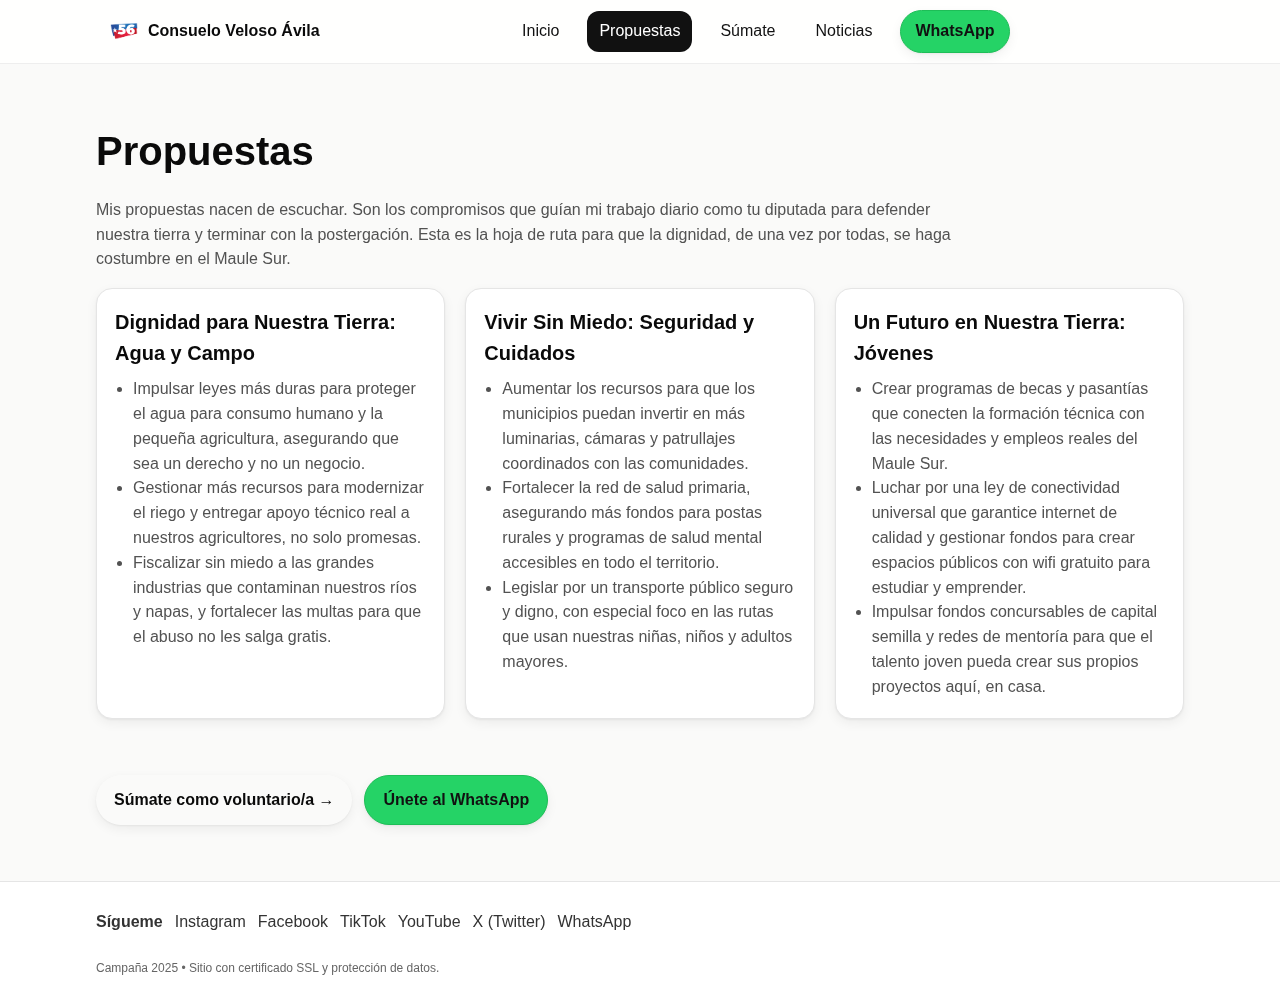
<file: propuestas.html>
<!doctype html>
<html lang="es">
<head>
  <!-- Google tag (gtag.js) -->
<script async src="https://www.googletagmanager.com/gtag/js?id=G-42YTPKHN4N"></script>
<script>
  window.dataLayer = window.dataLayer || [];
  function gtag(){dataLayer.push(arguments);}
  gtag('js', new Date());

  gtag('config', 'G-42YTPKHN4N');
</script>
  <meta charset="utf-8">
  <meta name="viewport" content="width=device-width,initial-scale=1">
  <title>Propuestas — Consuelo Veloso Ávila</title>
  <meta name="description" content="Propuestas de Consuelo Veloso para el Maule Sur: agua y campo, seguridad y cuidados, oportunidades para jóvenes.">
  <meta property="og:title" content="Propuestas — Consuelo Veloso Ávila">
  <meta property="og:description" content="Dignidad para nuestra tierra, vivir sin miedo y futuro para las y los jóvenes del Maule Sur.">
  <meta property="og:type" content="website">
  <meta property="og:image" content="https://www.septimapaginanoticias.cl/uploads/images/2025/05/image_750x_68399a9223cc3.jpg">
  <link rel="icon" href="logo-56.png">
  <link rel="apple-touch-icon" href="logo-56.png">
  <meta name="theme-color" content="#e11d48">
  <link rel="preconnect" href="https://www.septimapaginanoticias.cl" crossorigin>
  <link rel="stylesheet" href="styles.css">
</head>
<body>

<!-- Header unificado (logo +56, botón WhatsApp verde) -->
<header class="header">
  <div class="container header-inner">
    <div class="brand">
      <img src="logo-56.png" alt="+56" class="brand-logo">
      <span class="brand-name">Consuelo Veloso Ávila</span>
    </div>
    <nav class="nav">
      <a href="index.html#inicio">Inicio</a>
      <a href="propuestas.html" class="active">Propuestas</a>
      <a href="index.html#sumate">Súmate</a>
      <a href="noticias.html">Noticias</a>
      <a class="btn whatsapp" href="https://chat.whatsapp.com/LDShAeDdPcbHXeD8Y8cQFF" target="_blank" rel="noreferrer">WhatsApp</a>
    </nav>
    <button class="menu btn ghost" aria-label="Abrir menú">Menú</button>
  </div>
</header>

<main>
  <!-- Título e introducción -->
  <section class="section" aria-labelledby="prop-title">
    <div class="container">
      <h1 id="prop-title" class="h2" style="font-size:clamp(28px,4vw,40px)">Propuestas</h1>
      <p class="muted" style="max-width:880px">
        Mis propuestas nacen de escuchar. Son los compromisos que guían mi trabajo diario como tu diputada para
        defender nuestra tierra y terminar con la postergación. Esta es la hoja de ruta para que la dignidad,
        de una vez por todas, se haga costumbre en el Maule Sur.
      </p>

      <!-- Tarjetas -->
      <div class="grid grid-3" style="margin-top:16px">
        <!-- Caja 1 -->
        <article class="card pillar">
          <h3 style="margin:0 0 8px;font-size:20px">Dignidad para Nuestra Tierra: Agua y Campo</h3>
          <ul class="muted" style="margin:0;padding-left:18px">
            <li>Impulsar leyes más duras para proteger el agua para consumo humano y la pequeña agricultura, asegurando que sea un derecho y no un negocio.</li>
            <li>Gestionar más recursos para modernizar el riego y entregar apoyo técnico real a nuestros agricultores, no solo promesas.</li>
            <li>Fiscalizar sin miedo a las grandes industrias que contaminan nuestros ríos y napas, y fortalecer las multas para que el abuso no les salga gratis.</li>
          </ul>
        </article>

        <!-- Caja 2 -->
        <article class="card pillar">
          <h3 style="margin:0 0 8px;font-size:20px">Vivir Sin Miedo: Seguridad y Cuidados</h3>
          <ul class="muted" style="margin:0;padding-left:18px">
            <li>Aumentar los recursos para que los municipios puedan invertir en más luminarias, cámaras y patrullajes coordinados con las comunidades.</li>
            <li>Fortalecer la red de salud primaria, asegurando más fondos para postas rurales y programas de salud mental accesibles en todo el territorio.</li>
            <li>Legislar por un transporte público seguro y digno, con especial foco en las rutas que usan nuestras niñas, niños y adultos mayores.</li>
          </ul>
        </article>

        <!-- Caja 3 -->
        <article class="card pillar">
          <h3 style="margin:0 0 8px;font-size:20px">Un Futuro en Nuestra Tierra: Jóvenes</h3>
          <ul class="muted" style="margin:0;padding-left:18px">
            <li>Crear programas de becas y pasantías que conecten la formación técnica con las necesidades y empleos reales del Maule Sur.</li>
            <li>Luchar por una ley de conectividad universal que garantice internet de calidad y gestionar fondos para crear espacios públicos con wifi gratuito para estudiar y emprender.</li>
            <li>Impulsar fondos concursables de capital semilla y redes de mentoría para que el talento joven pueda crear sus propios proyectos aquí, en casa.</li>
          </ul>
        </article>
      </div>
    </div>
  </section>

  <!-- CTA suave a Súmate -->
  <section class="section" aria-label="Súmate CTA" style="padding-top:0">
    <div class="container" style="display:flex;gap:12px;flex-wrap:wrap">
      <a class="btn" href="index.html#sumate">Súmate como voluntario/a →</a>
      <a class="btn whatsapp" href="https://chat.whatsapp.com/LDShAeDdPcbHXeD8Y8cQFF" target="_blank" rel="noreferrer">Únete al WhatsApp</a>
    </div>
  </section>
</main>

<footer class="footer" role="contentinfo">
  <div class="container" style="display:grid;gap:16px">
    <div style="display:flex;flex-wrap:wrap;gap:12px;align-items:center">
      <strong>Sígueme</strong>
      <a href="https://www.instagram.com/consuelovelosodiputada/" target="_blank" rel="noreferrer">Instagram</a>
      <a href="https://web.facebook.com/ConsueloVelosoAvila" target="_blank" rel="noreferrer">Facebook</a>
      <a href="https://www.tiktok.com/@consuelovelosoavila" target="_blank" rel="noreferrer">TikTok</a>
      <a href="https://www.youtube.com/@diputadaconsueloveloso" target="_blank" rel="noreferrer">YouTube</a>
      <a href="https://x.com/velosodiputada" target="_blank" rel="noreferrer">X (Twitter)</a>
      <a href="https://chat.whatsapp.com/LDShAeDdPcbHXeD8Y8cQFF" target="_blank" rel="noreferrer">WhatsApp</a>
    </div>
    <div class="legal">
      Campaña 2025 • Sitio con certificado SSL y protección de datos.
    </div>
  </div>
</footer>

<script src="script.js"></script>
<noscript>Este sitio funciona sin JavaScript. Activa JS solo si vas a usar píxeles o analíticas.</noscript>
</body>
</html>
</file>
<file: styles.css>
:root{
  --bg:#fafaf9;
  --fg:#0a0a0a;
  --muted:#525252;
  --brand:#e11d48;        /* rojo campaña */
  --whatsapp:#25d366;     /* verde whats */
  --card:#fff;
  --ring:#e5e5e5;
  --shadow:0 1px 2px rgba(0,0,0,.05),0 4px 12px rgba(0,0,0,.06);
  --radius:16px;
}

*{box-sizing:border-box}
html{scroll-behavior:smooth}
body{
  margin:0;background:var(--bg);color:var(--fg);
  font:16px/1.55 -apple-system,BlinkMacSystemFont,"Segoe UI",Roboto,Oxygen,Ubuntu,Cantarell,"Fira Sans","Droid Sans","Helvetica Neue",Arial,"Apple Color Emoji","Segoe UI Emoji","Segoe UI Symbol";
}
a{color:inherit;text-decoration:none}
img{max-width:100%;display:block}
.container{max-width:1120px;margin:0 auto;padding:0 16px}

/* ---------- Header ---------- */
.header{
  position:sticky;top:0;z-index:50;
  background:rgba(255,255,255,.85);
  backdrop-filter:saturate(180%) blur(10px);
  border-bottom:1px solid #eee;
}
.header-inner{display:flex;align-items:center;justify-content:space-between;padding:10px 0}

/* Marca */
.brand{display:flex;align-items:center;gap:10px}
.brand-logo{width:28px;height:28px;object-fit:contain;border-radius:6px}
.brand-name{font-weight:700}

/* Nav */
.nav{display:none;gap:16px;align-items:center}
.nav a{padding:8px 12px;border-radius:12px;color:#111}
.nav a:hover,.nav a.active{background:#111;color:#fff}
.menu{display:inline-flex}

/* Responsive nav */
@media (min-width:768px){.nav{display:flex}.menu{display:none}}

/* ---------- Hero ---------- */
.hero{
  position:relative;min-height:82vh;
  display:grid;place-items:center;text-align:center;
  padding:88px 0 32px;color:#fff;
}
.hero::before{
  content:"";position:absolute;inset:0;
  background-image:
    linear-gradient(to bottom, rgba(0,0,0,.55), rgba(0,0,0,.35)),
    url('https://www.septimapaginanoticias.cl/uploads/images/2025/05/image_750x_68399a9223cc3.jpg');
  background-size:cover;background-position:center;filter:saturate(1.05)
}
.hero>.inner{position:relative;z-index:1}
.hero h1{font-size:clamp(32px,5vw,64px);margin:0 0 8px}
.hero p.lead{font-size:clamp(16px,2.6vw,22px);margin:8px auto 0;max-width:700px}

/* ---------- Botones ---------- */
.btn{
  display:inline-flex;align-items:center;justify-content:center;gap:8px;
  border:none;border-radius:999px;padding:12px 18px;
  font-weight:700;cursor:pointer;box-shadow:var(--shadow);
  transition:transform .06s ease, filter .2s ease, background .2s ease, color .2s ease, border-color .2s ease;
}
.btn:active{transform:translateY(1px)}

/* Principal rojo */
.btn.primary{background:var(--brand);color:#fff}

/* Outline claro (pensado para el héroe) */
.btn.outline{
  background:transparent;color:#fff;border:1.5px solid rgba(255,255,255,.75);
}
.btn.outline:hover{background:rgba(255,255,255,.1)}

/* Ghost claro (botón Menú en header) */
.btn.ghost{background:#fff;color:#111;border:1px solid #e5e7eb}

/* WhatsApp SIEMPRE verde sólido (aunque tenga .outline en el HTML) */
.btn.whatsapp{
  background:var(--whatsapp)!important;color:#111!important;border:1px solid #1ebe57!important;
}
.btn.whatsapp:hover{filter:brightness(.96)}

/* ---------- Secciones / tarjetas ---------- */
.section{padding:56px 0}
.grid{display:grid;gap:20px}
@media (min-width:900px){
  .grid-2{grid-template-columns:1fr 1fr}
  .grid-3{grid-template-columns:repeat(3,1fr)}
}
.card{background:var(--card);border:1px solid var(--ring);border-radius:var(--radius);padding:18px;box-shadow:var(--shadow)}
.h2{font-size:clamp(24px,3.4vw,36px);margin:0 0 8px}
.muted{color:var(--muted)}

/* Pilares */
.pillar{transition:transform .15s ease}
.pillar:hover{transform:translateY(-2px)}

/* Thumbnails de video */
.video-thumb{position:relative;border-radius:12px;overflow:hidden;border:1px solid var(--ring)}
.video-thumb .play{
  position:absolute;inset:0;display:grid;place-items:center;
  background:linear-gradient(to bottom, rgba(0,0,0,.0), rgba(0,0,0,.25));
  color:#fff;font-weight:700
}
.caption{font-size:14px;color:#525252;margin-top:6px}

/* ---------- Formularios ---------- */
.form label{display:block;font-weight:600;font-size:14px}
.input,.select,.checkbox{
  width:100%;margin-top:6px;padding:10px 12px;
  border:1px solid var(--ring);border-radius:12px;background:#fff;color:inherit
}
.checkbox{width:auto}
.form .row{display:grid;gap:12px}
@media (min-width:700px){.form .row-2{grid-template-columns:1fr 1fr}}

/* ---------- Footer ---------- */
.footer{border-top:1px solid var(--ring);background:#fff;padding:28px 0;color:#333}
.legal{font-size:12px;color:#666;margin-top:8px}

/* --- Fix botón WhatsApp en el menú (si quedaba blanco o cambiaba en hover) --- */
.header .nav .btn.whatsapp,
.nav .btn.whatsapp,
.nav a.btn.whatsapp{
  background: var(--whatsapp) !important;
  color: #111 !important;
  border: 1px solid #1ebe57 !important;
  box-shadow: var(--shadow);
}

/* Mantener verde también al pasar el mouse */
.nav a.btn.whatsapp:hover{
  background: var(--whatsapp) !important;
  color: #111 !important;
}

/* --- FIX WhatsApp: consistente en todo el sitio --- */
.btn.whatsapp,
.nav .btn.whatsapp {
  background:#25d366 !important;
  color:#111 !important;
  border:1px solid #1ebe57 !important;
}

/* No oscurecerlo al hacer hover/active */
.btn.whatsapp:hover,
.nav .btn.whatsapp:hover,
.nav a.active.btn.whatsapp {
  background:#22c85f !important;
  color:#111 !important;
  border-color:#19b752 !important;
  filter:none !important;
}

/* Evitar que las reglas de .nav a lo sobre-escriban */
.nav a.btn.whatsapp { 
  padding:8px 14px;           /* mantiene el pill del menú */
  border-radius:999px;
}

/* En el héroe también forzamos el verde (por si hay overlays blancos) */
.hero .btn.whatsapp {
  background:#25d366 !important;
  color:#111 !important;
  border:1px solid #1ebe57 !important;
}

/* ===== NAV móvil como panel ===== */
.nav{
  /* panel lateral en móvil */
  display:flex;                 /* importante: mantiene flex */
  flex-direction:column;
  gap:12px;
  position:fixed;
  top:0; right:0;
  height:100dvh; width:84vw;
  padding:22px;
  background:#fff;
  box-shadow:-12px 0 32px rgba(0,0,0,.18);
  transform:translateX(100%);
  transition:transform .25s ease;
  z-index:110;
}
.nav.is-open{ transform:translateX(0); }

/* fondo oscuro clicable detrás del panel */
.backdrop{
  position:fixed; inset:0;
  background:rgba(0,0,0,.35);
  backdrop-filter:blur(2px);
  display:none;
  z-index:100;
}
.backdrop.show{ display:block; }

/* bloquear scroll cuando el panel está abierto */
body.nav-open{ overflow:hidden; }

/* En tablets (>=768px) mantenemos el panel y mostramos el botón Menú */
@media (min-width:768px){
  .menu{ display:inline-flex; }         /* re-muestra el botón si alguna regla previa lo ocultaba */
}

/* En desktop (>=1024px) restauramos nav horizontal clásico */
@media (min-width:1024px){
  .nav{
    position:static;
    height:auto; width:auto;
    transform:none; box-shadow:none; padding:0;
    flex-direction:row; align-items:center; gap:16px;
    background:transparent;
  }
  .menu{ display:none; }
}

/* ==== Ajustes de header / nav (móvil + desktop) ==== */

/* 1) Más aire al logo en el borde izquierdo */
.header .container{ padding-left:24px; }       /* antes 16px */
.brand-logo{ margin-left:6px; }                /* + un poco más de colchón */

/* 2) Centrar la barra de navegación en desktop */
.header-inner{
  display:grid;
  grid-template-columns:auto 1fr auto;         /* [brand] [nav centrado] [botón menú] */
  align-items:center;
  gap:16px;
}
.nav{ justify-content:center; }                /* centra los links en el espacio central */

/* 3) Menú móvil: overlay sin blur (texto nítido) */
@media (max-width: 767px){
  body.menu-open{ overflow:hidden; }
  body.menu-open .nav{
    position:fixed;
    inset:0;
    display:flex;
    flex-direction:column;
    align-items:center;
    justify-content:flex-start;
    padding:96px 24px 32px;                    /* baja el grupo bajo el header */
    gap:26px;

    /* Fondo sólido (sin blur) para que no se vea borroso */
    background:rgba(10,10,10,.86);
    -webkit-backdrop-filter:none;
    backdrop-filter:none;
  }
  /* Links dentro del overlay */
  body.menu-open .nav a{
    color:#fff !important;
    background:transparent;
    font-size:22px;
    padding:12px 20px;
    border-radius:12px;
  }
  /* CTA verde de WhatsApp dentro del overlay */
  body.menu-open .nav .btn.whatsapp{
    background:#25d366;
    color:#111;
    border:1px solid #1ebe57;
    font-weight:700;
    font-size:20px;
    padding:12px 22px;
  }
}

/* ====== NAV MÓVIL (tamaño botón + overlay sin blur) ====== */
@media (max-width: 767px) {

  /* Más aire para el logo en el borde izquierdo */
  .header .container { padding: 10px 14px; }
  .brand-logo { margin-left: 2px; }  /* ajusta 0–6px a gusto */

  /* Botón Menú: más compacto y proporcionado */
  .menu.btn {
    height: 40px;
    line-height: 40px;          /* alinea el texto verticalmente */
    padding: 0 16px;            /* ancho del “pill” */
    font-size: 16px;
    border-radius: 22px;        /* bordes un poco menos “gorditos” */
    box-shadow: var(--shadow);
  }

  /* Overlay del menú: fondo SOLIDO (sin blur) y lista vertical */
  .nav {
    position: fixed;
    inset: 0;
    display: none;              /* se muestra sólo con .open */
    background: #ffffff;        /* sólido => nada borroso */
    backdrop-filter: none !important;
    padding: 92px 24px 24px;    /* despega del borde superior */
    gap: 18px;
    flex-direction: column;
    align-items: flex-start;
    justify-content: flex-start;
    overflow-y: auto;
    z-index: 60;
  }
  .nav.open { display: flex; }

  .nav a {
    font-size: 20px;
    padding: 14px 18px;
    border-radius: 14px;
  }
  .nav a:not(.whatsapp):hover { background: #f4f4f5; }

  /* Que el botón verde también se vea bien en el overlay */
  .nav .whatsapp {
    align-self: center;
    font-weight: 700;
    margin-top: 6px;
  }
}
</file>
